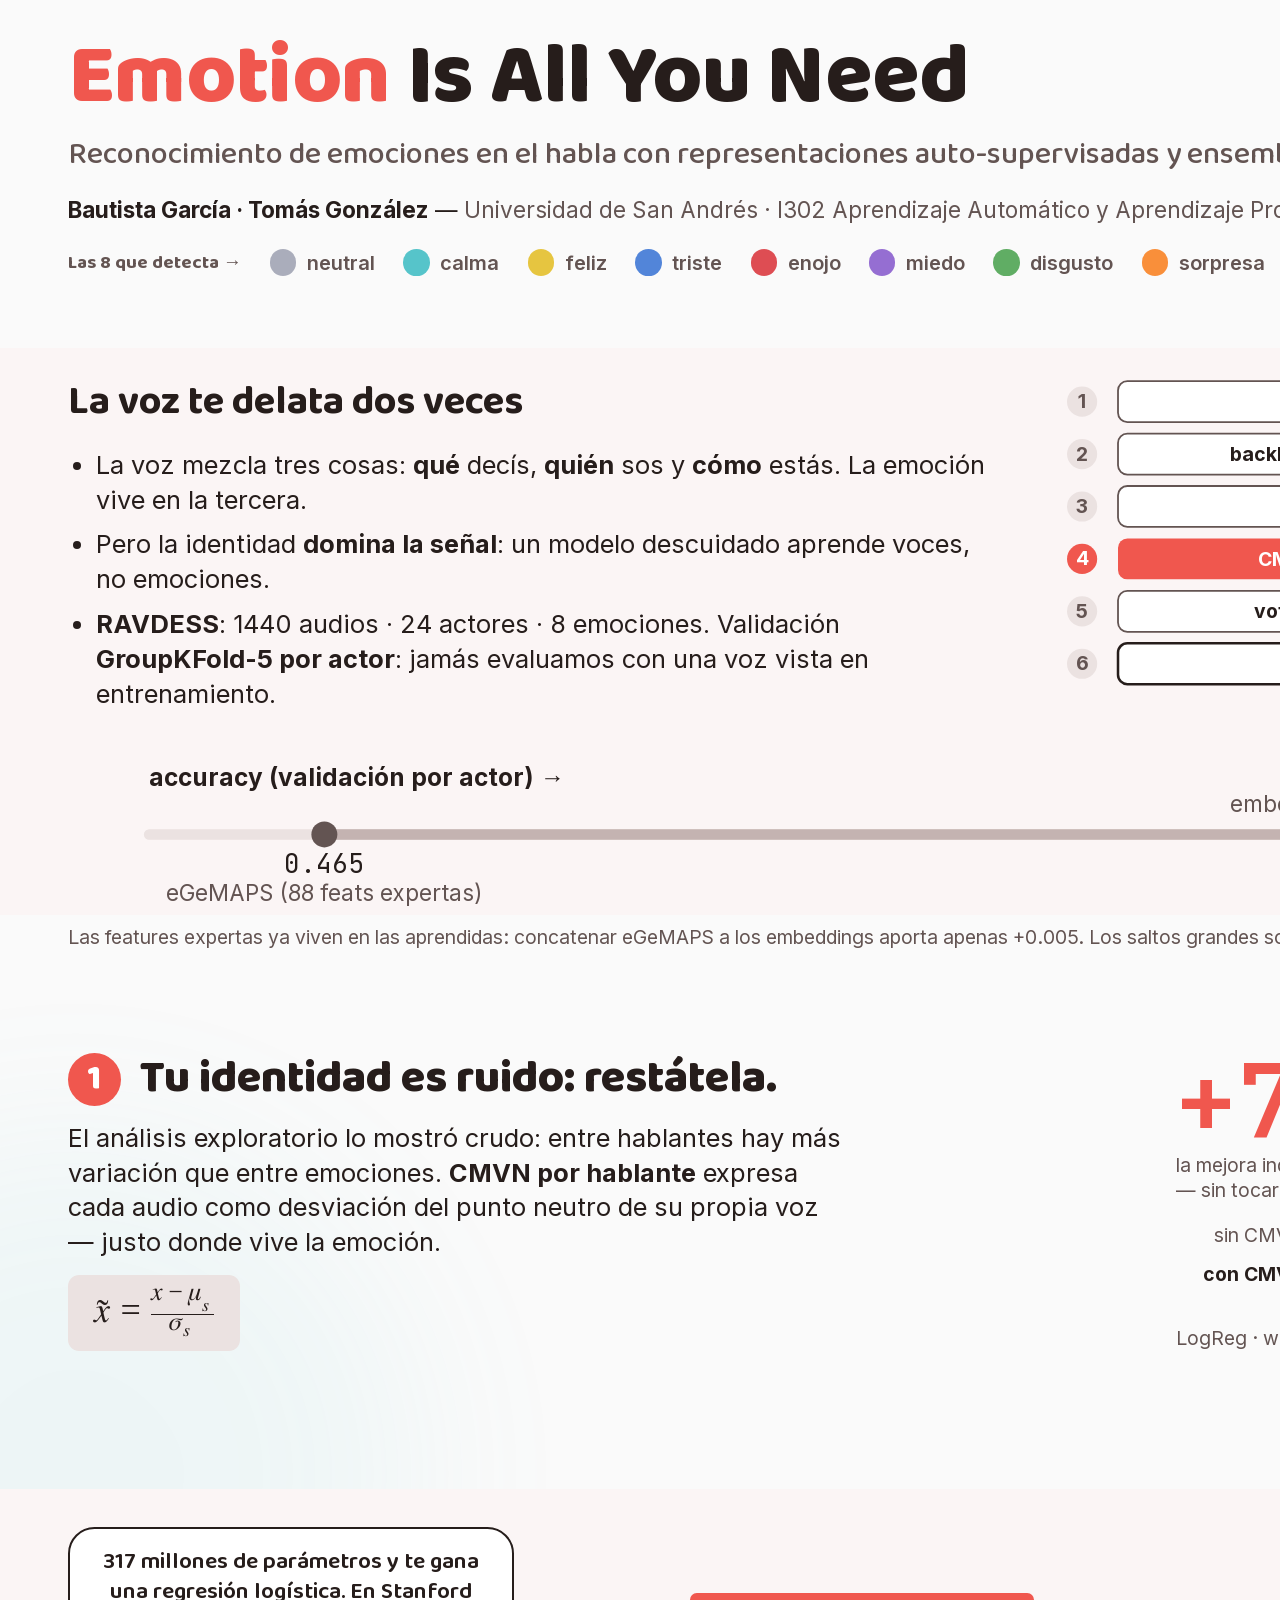
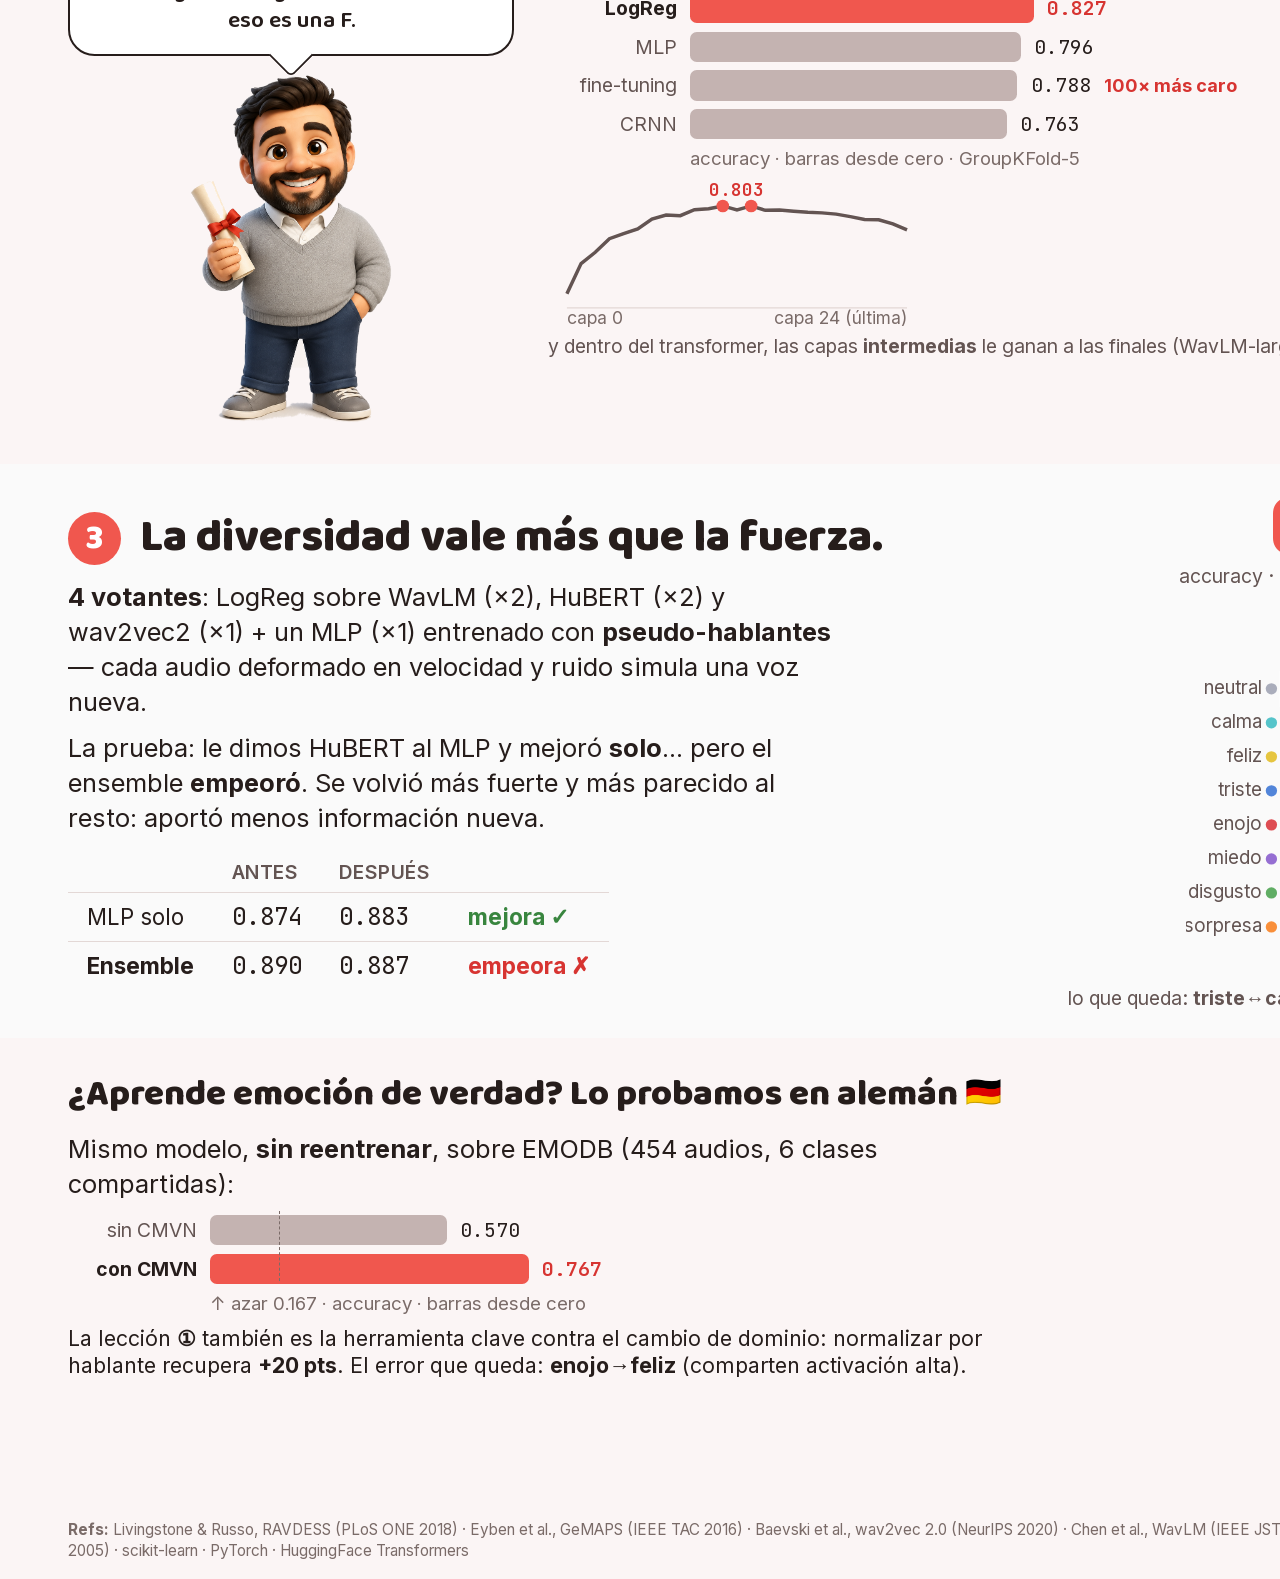
<file: poster/index.html>
<!DOCTYPE html>
<html lang="es">
<head>
<meta charset="utf-8">
<title>Póster PF — Emotion Is All You Need</title>
<link rel="stylesheet" href="../demo/assets/fonts/fonts.css">
<style>
/* ============================================================
   PÓSTER A1 VERTICAL — 594 × 841 mm — AI Fest 2026
   Sistema visual heredado del demo (DESIGN.md).
   Export: Chrome → Print → PDF, papel 594×841mm, márgenes 0,
   background graphics ON, escala 100%.
   ============================================================ */
@page { size: 594mm 841mm; margin: 0; }

:root {
  --bg:            oklch(0.985 0     0);
  --surface:       oklch(0.975 0.006 27);
  --surface-2:     oklch(0.92  0.01  27);
  --stroke:        oklch(0.89  0.012 27);
  --ink:           oklch(0.24  0.015 27);
  --ink-muted:     oklch(0.46  0.02  27);
  --ink-faint:     oklch(0.54  0.02  27);
  --brand:         oklch(0.66  0.19  27);
  --brand-strong:  oklch(0.58  0.20  27);
  --bar-muted:     oklch(0.78  0.02  27);

  --e-neutral:   oklch(0.75 0.02 275);
  --e-calm:      oklch(0.76 0.10 200);
  --e-happy:     oklch(0.83 0.15  95);
  --e-sad:       oklch(0.62 0.14 260);
  --e-angry:     oklch(0.62 0.18  22);
  --e-fearful:   oklch(0.62 0.15 300);
  --e-disgust:   oklch(0.68 0.13 145);
  --e-surprised: oklch(0.75 0.16  55);

  --f-display: "Baloo 2", sans-serif;
  --f-body:    "Inter", sans-serif;
  --f-mono:    "JetBrains Mono", monospace;
}

* { margin: 0; padding: 0; box-sizing: border-box; }
html, body { width: 594mm; height: 841mm; background: var(--bg);
  color: var(--ink); font-family: var(--f-body);
  -webkit-print-color-adjust: exact; print-color-adjust: exact; }

.poster { width: 594mm; height: 841mm; position: relative; overflow: hidden;
  display: flex; flex-direction: column; }

/* blobs de atmósfera, súper suaves, solo en márgenes (como el demo) */
.blob { position: absolute; border-radius: 50%; filter: blur(24mm); z-index: 0; }
.blob-a { width: 200mm; height: 200mm; right: -70mm; top: -60mm;
  background: var(--brand); opacity: 0.08; }
.blob-b { width: 180mm; height: 180mm; left: -70mm; top: 300mm;
  background: var(--e-calm); opacity: 0.07; }
.blob-c { width: 200mm; height: 200mm; right: -80mm; bottom: -60mm;
  background: var(--e-surprised); opacity: 0.07; }

.band { position: relative; z-index: 1; padding: 0 18mm; }
.band-alt { background: var(--surface); }

/* ---------- tipografía base ---------- */
h1, h2, .bubble, .badge { font-family: var(--f-display); }
.mono, .val { font-family: var(--f-mono); }
p, li { font-size: 19pt; line-height: 1.38; }
.caption { font-size: 14.5pt; color: var(--ink-muted); line-height: 1.3; }

/* ---------- globos de Gobbie ---------- */
.gobbie-col { display: flex; flex-direction: column; align-items: center;
  gap: 4mm; flex: 0 0 auto; }
.gobbie-col img { display: block; }
.bubble { position: relative; background: #fff; border: 0.7mm solid var(--ink);
  border-radius: 7mm; padding: 5mm 7mm; font-size: 17.5pt; line-height: 1.25;
  font-weight: 600; max-width: 118mm; text-align: center; }
.bubble::after { content: ""; position: absolute; bottom: -4.6mm; left: 50%;
  width: 8mm; height: 8mm; background: #fff;
  border-right: 0.7mm solid var(--ink); border-bottom: 0.7mm solid var(--ink);
  transform: translateX(-50%) rotate(45deg); border-bottom-right-radius: 1.6mm; }

/* ---------- badges ①②③ ---------- */
.badge { display: inline-flex; align-items: center; justify-content: center;
  width: 14mm; height: 14mm; border-radius: 50%; background: var(--brand);
  color: #fff; font-size: 26pt; font-weight: 800; flex: 0 0 auto; }

/* ============ BANDA 0 — TÍTULO (92mm) ============ */
.b0 { height: 92mm; padding-top: 4mm; }
.b0-top { display: flex; align-items: center; gap: 10mm; }
.b0-text { flex: 1 1 auto; padding-top: 2mm; }
.b0 h1 { font-size: 64pt; font-weight: 800; line-height: 1.02; letter-spacing: -0.5pt; }
.b0 h1 .accent { color: var(--brand); }
.b0 .subtitle { font-size: 23pt; color: var(--ink-muted); margin-top: 2.5mm;
  font-weight: 500; font-family: var(--f-display); }
.b0 .authors { font-size: 17pt; margin-top: 4.5mm; }
.b0 .authors b { font-weight: 700; }
.b0 .authors span { color: var(--ink-muted); }
.b0 .gobbie-col { flex-direction: row; align-items: center; gap: 7mm; }
.b0 .bubble { max-width: 92mm; }
/* cola lateral: apunta a la derecha, hacia Gobbie */
.b0 .bubble::after { left: auto; right: -4.7mm; bottom: auto; top: 50%;
  margin-top: -4mm; transform: rotate(-45deg);
  border-right: 0.7mm solid var(--ink); border-bottom: 0.7mm solid var(--ink);
  border-bottom-right-radius: 1.6mm; }

/* leyenda de 8 emociones */
.emostrip { display: flex; gap: 7.5mm; align-items: center; margin-top: 3.5mm; }
.emostrip .lead { font-size: 14pt; font-weight: 700; color: var(--ink-muted);
  font-family: var(--f-display); }
.emochip { display: flex; align-items: center; gap: 2.8mm; }
.emochip .dot { width: 7mm; height: 7mm; border-radius: 50%; }
.emochip .name { font-size: 15pt; font-weight: 600; color: var(--ink-muted); }

/* ============ BANDA 1 — PROBLEMA + SISTEMA (150mm) ============ */
.b1 { height: 150mm; padding-top: 6mm; }
.b1-cols { display: flex; gap: 12mm; }
.b1-left { flex: 0 0 245mm; }
.b1-left h2 { font-size: 30pt; font-weight: 700; margin-bottom: 3.5mm; }
.b1-left li { margin: 2.6mm 0 0 7.5mm; }
.b1-right { flex: 1 1 auto; padding-top: 1mm; }
.b1-right .svgbox { width: 100%; }
.ribbon-wrap { margin-top: 4.5mm; }
.ribbon-wrap .caption { margin-top: 0.5mm; }

/* ============ BANDAS DE LECCIÓN (152/152/168mm) ============ */
.lesson { display: flex; align-items: center; gap: 9mm; }
.l2 { height: 152mm; }
.l3 { height: 152mm; }
.l4 { height: 152mm; }
.lesson-text { flex: 1 1 auto; }
.lesson-text h2 { font-size: 34pt; font-weight: 800; line-height: 1.08;
  display: flex; align-items: center; gap: 5mm; }
.lesson-text .body { margin-top: 4mm; max-width: 205mm; }
.lesson-evidence { flex: 0 0 auto; }
.hero-num { font-family: var(--f-mono); font-weight: 600; color: var(--brand);
  line-height: 0.95; }
.formula { font-size: 27pt; color: var(--ink);
  background: var(--surface-2); border-radius: 3mm; padding: 3mm 7mm 4mm;
  display: inline-block; margin-top: 4mm; }
.formula math { font-size: 1em; }
.band-alt .formula { background: oklch(0.90 0.012 27); }

/* barras horizontales en HTML (pt reales, sin escala de viewBox) */
.hbars { display: flex; flex-direction: column; gap: 2.2mm; }
.hbar { display: flex; align-items: center; gap: 3.5mm; }
.hbar .hname { flex: 0 0 34mm; font-size: 14.5pt; color: var(--ink-muted);
  text-align: right; }
.hbar.win .hname { color: var(--ink); font-weight: 700; }
.hbar .htrack { flex: 0 0 auto; position: relative; height: 8mm; }
.hbar .hfill { display: block; height: 8mm; border-radius: 1.8mm; background: var(--bar-muted); }
.hbar.win .hfill { background: var(--brand); }
.hbar .hval { font-family: var(--f-mono); font-size: 15pt; color: var(--ink); }
.hbar.win .hval { color: var(--brand-strong); font-weight: 600; }
.hbar .htag { font-size: 13.5pt; color: var(--brand-strong); font-weight: 700; }
.hbars .axis { font-size: 14pt; color: var(--ink-faint); margin-left: 37.5mm; }

/* tabla experimento HuBERT */
.minitable { border-collapse: collapse; font-size: 17pt; }
.minitable td, .minitable th { padding: 2.2mm 5mm; text-align: left; }
.minitable th { font-size: 14.5pt; color: var(--ink-muted); font-weight: 600;
  text-transform: uppercase; letter-spacing: 0.4pt; }
.minitable td.val { font-size: 18pt; }
.minitable tr + tr td { border-top: 0.35mm solid var(--stroke); }
.ok  { color: oklch(0.55 0.13 145); font-weight: 700; }
.bad { color: var(--brand-strong); font-weight: 700; }

/* ============ BANDA 5 — CIERRE (145mm) ============ */
.b5 { height: 143mm; padding-top: 7mm; }
.b5-cols { display: flex; gap: 14mm; align-items: flex-start; }
.b5-left { flex: 0 0 250mm; }
.b5-left h2, .b5-right h2 { font-size: 27pt; font-weight: 800; }
.b5-right { flex: 1 1 auto; display: flex; gap: 4mm; align-items: center;
  justify-content: flex-end; }
.b5-right .cta-box { flex: 0 0 auto; max-width: 96mm; text-align: right; }
.b5-right .cta-arrow { white-space: nowrap; }
.flag { display: inline-block; vertical-align: middle; font-size: 0.82em;
  transform: translateY(-0.08em); }
.cta-arrow { font-family: var(--f-display); font-weight: 800; font-size: 34pt;
  color: var(--brand); line-height: 1.05; }
.refs { position: absolute; left: 18mm; right: 18mm; bottom: 4.5mm;
  font-size: 11.5pt; color: var(--ink-faint); line-height: 1.35; }

/* svg helpers */
svg text { font-family: var(--f-body); }
svg .tval { font-family: var(--f-mono); }
</style>
</head>
<body>
<div class="poster">
  <div class="blob blob-a"></div>
  <div class="blob blob-b"></div>
  <div class="blob blob-c"></div>

  <!-- ============ BANDA 0 — TÍTULO ============ -->
  <header class="band b0">
    <div class="b0-top">
      <div class="b0-text">
        <h1><span class="accent">Emotion</span> Is All You Need</h1>
        <div class="subtitle">Reconocimiento de emociones en el habla con
          representaciones auto-supervisadas y ensembles</div>
        <div class="authors">
          <b>Bautista García · Tomás González</b> —
          <span>Universidad de San Andrés · I302 Aprendizaje Automático y
          Aprendizaje Profundo · AI Fest 2026</span>
        </div>
      </div>
      <div class="gobbie-col">
        <div class="bubble">¡Hola! Yo soy Gobbie: vos hablá, que yo adivino cómo estás.</div>
        <img src="../demo/assets/gobbie/gobbie-neutral.png" alt="Gobbie" style="height:58mm">
      </div>
    </div>
    <div class="emostrip">
      <span class="lead">Las 8 que detecta →</span>
      <span class="emochip"><span class="dot" style="background:var(--e-neutral)"></span><span class="name">neutral</span></span>
      <span class="emochip"><span class="dot" style="background:var(--e-calm)"></span><span class="name">calma</span></span>
      <span class="emochip"><span class="dot" style="background:var(--e-happy)"></span><span class="name">feliz</span></span>
      <span class="emochip"><span class="dot" style="background:var(--e-sad)"></span><span class="name">triste</span></span>
      <span class="emochip"><span class="dot" style="background:var(--e-angry)"></span><span class="name">enojo</span></span>
      <span class="emochip"><span class="dot" style="background:var(--e-fearful)"></span><span class="name">miedo</span></span>
      <span class="emochip"><span class="dot" style="background:var(--e-disgust)"></span><span class="name">disgusto</span></span>
      <span class="emochip"><span class="dot" style="background:var(--e-surprised)"></span><span class="name">sorpresa</span></span>
    </div>
  </header>

  <!-- ============ BANDA 1 — PROBLEMA + SISTEMA ============ -->
  <section class="band band-alt b1">
    <div class="b1-cols">
      <div class="b1-left">
        <h2>La voz te delata dos veces</h2>
        <ul>
          <li>La voz mezcla tres cosas: <b>qué</b> decís, <b>quién</b> sos y
              <b>cómo</b> estás. La emoción vive en la tercera.</li>
          <li>Pero la identidad <b>domina la señal</b>: un modelo descuidado
              aprende voces, no emociones.</li>
          <li><b>RAVDESS</b>: 1440 audios · 24 actores · 8 emociones.
              Validación <b>GroupKFold-5 por actor</b>: jamás evaluamos con
              una voz vista en entrenamiento.</li>
        </ul>
      </div>
      <div class="b1-right">
        <!-- PIPELINE: flujo vertical de 6 pasos, de arriba a abajo -->
        <svg class="svgbox" viewBox="0 0 300 88" style="width:285mm">
          <defs>
            <marker id="arr" viewBox="0 0 6 6" refX="5" refY="3"
              markerWidth="4.6" markerHeight="4.6" orient="auto">
              <path d="M0,0 L6,3 L0,6 z" fill="var(--ink-muted)"/>
            </marker>
          </defs>
          <g font-size="5.4" fill="var(--ink)">
            <!-- paso 1 -->
            <circle cx="12" cy="7.7" r="4.2" fill="var(--surface-2)"/>
            <text x="12" y="9.5" text-anchor="middle" font-weight="800" fill="var(--ink-muted)">1</text>
            <rect x="22" y="2" width="130" height="11.4" rx="2.6" fill="#fff" stroke="var(--ink-muted)" stroke-width="0.5"/>
            <text x="87" y="9.6" text-anchor="middle" font-weight="700">audio</text>
            <text x="160" y="9.6" fill="var(--ink-muted)" font-size="4.6">mono · 16 kHz</text>
            <!-- paso 2 -->
            <circle cx="12" cy="22.3" r="4.2" fill="var(--surface-2)"/>
            <text x="12" y="24.1" text-anchor="middle" font-weight="800" fill="var(--ink-muted)">2</text>
            <rect x="22" y="16.6" width="130" height="11.4" rx="2.6" fill="#fff" stroke="var(--ink-muted)" stroke-width="0.5"/>
            <text x="87" y="24.2" text-anchor="middle" font-weight="700">backbone SSL congelado</text>
            <text x="160" y="24.2" fill="var(--ink-muted)" font-size="4.6">WavLM · HuBERT · wav2vec2</text>
            <!-- paso 3 -->
            <circle cx="12" cy="36.9" r="4.2" fill="var(--surface-2)"/>
            <text x="12" y="38.7" text-anchor="middle" font-weight="800" fill="var(--ink-muted)">3</text>
            <rect x="22" y="31.2" width="130" height="11.4" rx="2.6" fill="#fff" stroke="var(--ink-muted)" stroke-width="0.5"/>
            <text x="87" y="38.8" text-anchor="middle" font-weight="700">mean pooling</text>
            <text x="160" y="38.8" fill="var(--ink-muted)" font-size="4.6">top-3 capas intermedias</text>
            <!-- paso 4 (coral) -->
            <circle cx="12" cy="51.5" r="4.2" fill="var(--brand)"/>
            <text x="12" y="53.3" text-anchor="middle" font-weight="800" fill="#fff">4</text>
            <rect x="22" y="45.8" width="130" height="11.4" rx="2.6" fill="var(--brand)"/>
            <text x="87" y="53.4" text-anchor="middle" font-weight="800" fill="#fff">CMVN por hablante</text>
            <text x="160" y="53.4" fill="var(--brand-strong)" font-size="4.6" font-weight="700">resta tu voz base</text>
            <!-- paso 5 -->
            <circle cx="12" cy="66.1" r="4.2" fill="var(--surface-2)"/>
            <text x="12" y="67.9" text-anchor="middle" font-weight="800" fill="var(--ink-muted)">5</text>
            <rect x="22" y="60.4" width="130" height="11.4" rx="2.6" fill="#fff" stroke="var(--ink-muted)" stroke-width="0.5"/>
            <text x="87" y="68" text-anchor="middle" font-weight="700">votación ponderada</text>
            <text x="160" y="68" fill="var(--ink-muted)" font-size="4.6">3× LogReg + 1× MLP · pesos 2·2·1·1</text>
            <!-- paso 6 -->
            <circle cx="12" cy="80.7" r="4.2" fill="var(--surface-2)"/>
            <text x="12" y="82.5" text-anchor="middle" font-weight="800" fill="var(--ink-muted)">6</text>
            <rect x="22" y="75" width="130" height="11.4" rx="2.6" fill="#fff" stroke="var(--ink)" stroke-width="0.7"/>
            <text x="87" y="82.6" text-anchor="middle" font-weight="800">emoción</text>
            <g>
              <circle cx="160" cy="80.7" r="2.7" fill="var(--e-neutral)"/>
              <circle cx="167" cy="80.7" r="2.7" fill="var(--e-calm)"/>
              <circle cx="174" cy="80.7" r="2.7" fill="var(--e-happy)"/>
              <circle cx="181" cy="80.7" r="2.7" fill="var(--e-sad)"/>
              <circle cx="188" cy="80.7" r="2.7" fill="var(--e-angry)"/>
              <circle cx="195" cy="80.7" r="2.7" fill="var(--e-fearful)"/>
              <circle cx="202" cy="80.7" r="2.7" fill="var(--e-disgust)"/>
              <circle cx="209" cy="80.7" r="2.7" fill="var(--e-surprised)"/>
              <text x="216" y="82.5" fill="var(--ink-muted)" font-size="4.6">una de 8</text>
            </g>
          </g>
          <!-- flechas verticales entre pasos -->
          <g stroke="var(--ink-muted)" stroke-width="0.55" fill="none" marker-end="url(#arr)">
            <path d="M87,13.4 L87,15.6"/><path d="M87,28 L87,30.2"/>
            <path d="M87,42.6 L87,44.8"/><path d="M87,57.2 L87,59.4"/>
            <path d="M87,71.8 L87,74"/>
          </g>
        </svg>
      </div>
    </div>

    <!-- CINTA DE RECORRIDO -->
    <div class="ribbon-wrap">
      <svg class="svgbox" viewBox="0 0 520 47" style="width:100%">
        <line x1="20" y1="26" x2="471.2" y2="26" stroke="var(--surface-2)" stroke-width="2.6" stroke-linecap="round"/>
        <line x1="63.2" y1="26" x2="471.2" y2="26" stroke="var(--bar-muted)" stroke-width="2.6" stroke-linecap="round"/>
        <!-- hitos -->
        <g>
          <circle cx="63.2" cy="26" r="3.2" fill="var(--ink-muted)"/>
          <text x="63.2" y="35.5" text-anchor="middle" font-size="6.4" class="tval" fill="var(--ink)">0.465</text>
          <text x="63.2" y="42.5" text-anchor="middle" font-size="5.6" fill="var(--ink-muted)">eGeMAPS (88 feats expertas)</text>

          <circle cx="309" cy="26" r="3.2" fill="var(--ink-muted)"/>
          <text x="309" y="14" text-anchor="middle" font-size="6.4" class="tval" fill="var(--ink)">0.721</text>
          <text x="309" y="20.5" text-anchor="middle" font-size="5.6" fill="var(--ink-muted)">embeddings SSL</text>

          <circle cx="410.7" cy="26" r="3.2" fill="var(--brand)"/>
          <circle cx="410.7" cy="11" r="5.4" fill="var(--brand)"/>
          <line x1="410.7" y1="16.4" x2="410.7" y2="22.8" stroke="var(--brand)" stroke-width="0.5"/>
          <text x="410.7" y="13.3" text-anchor="middle" font-size="7" font-weight="800" fill="#fff" font-family="Baloo 2">1</text>
          <text x="410.7" y="35.5" text-anchor="middle" font-size="6.4" class="tval" fill="var(--ink)">0.827</text>
          <text x="410.7" y="42.5" text-anchor="middle" font-size="5.6" fill="var(--ink-muted)">+ CMVN</text>

          <circle cx="454.9" cy="26" r="3.2" fill="var(--brand)"/>
          <circle cx="454.9" cy="11" r="5.4" fill="var(--brand)"/>
          <line x1="454.9" y1="16.4" x2="454.9" y2="22.8" stroke="var(--brand)" stroke-width="0.5"/>
          <text x="454.9" y="13.3" text-anchor="middle" font-size="7" font-weight="800" fill="#fff" font-family="Baloo 2">2</text>
          <text x="452" y="35.5" text-anchor="middle" font-size="6.4" class="tval" fill="var(--ink)">0.873</text>
          <text x="452" y="42.5" text-anchor="middle" font-size="5.6" fill="var(--ink-muted)">+ multi-rep</text>

          <circle cx="471.2" cy="26" r="4" fill="var(--brand-strong)"/>
          <circle cx="483" cy="11" r="5.4" fill="var(--brand)"/>
          <line x1="478.8" y1="14.2" x2="473" y2="22.5" stroke="var(--brand)" stroke-width="0.5"/>
          <text x="483" y="13.3" text-anchor="middle" font-size="7" font-weight="800" fill="#fff" font-family="Baloo 2">3</text>
          <text x="487" y="29" text-anchor="start" font-size="8.2" class="tval" font-weight="600" fill="var(--brand-strong)">0.890</text>
          <text x="487" y="36.5" text-anchor="start" font-size="5.6" fill="var(--ink-muted)">ensemble</text>
        </g>
        <text x="20" y="14" font-size="6" fill="var(--ink)" font-weight="700">accuracy (validación por actor) →</text>
      </svg>
      <div class="caption">Las features expertas ya viven en las aprendidas:
        concatenar eGeMAPS a los embeddings aporta apenas +0.005. Los saltos
        grandes son las tres lecciones ↓</div>
    </div>
  </section>

  <!-- ============ BANDA 2 — LECCIÓN 1 (Gobbie derecha) ============ -->
  <section class="band lesson l2">
    <div class="lesson-text">
      <h2><span class="badge">1</span> Tu identidad es ruido: restátela.</h2>
      <div class="body">
        <p>El análisis exploratorio lo mostró crudo: entre hablantes hay más
        variación que entre emociones. <b>CMVN por hablante</b> expresa cada
        audio como desviación del punto neutro de su propia voz — justo donde
        vive la emoción.</p>
        <div class="formula">
          <math display="inline">
            <mover accent="true"><mi>x</mi><mo>&#x2DC;</mo></mover>
            <mo>=</mo>
            <mfrac>
              <mrow><mi>x</mi><mo>−</mo><msub><mi>&mu;</mi><mi>s</mi></msub></mrow>
              <msub><mi>&sigma;</mi><mi>s</mi></msub>
            </mfrac>
          </math>
        </div>
      </div>
    </div>
    <div class="lesson-evidence">
      <div class="hero-num" style="font-size:76pt">+7 <span style="font-size:34pt">pts</span></div>
      <div class="caption" style="max-width:118mm; margin-top:1mm">la mejora individual
        más grande de todo el trabajo — sin tocar el modelo</div>
      <div class="hbars" style="margin-top:4.5mm">
        <div class="hbar"><span class="hname">sin CMVN</span><span class="htrack"><span class="hfill" style="width:80.5mm"></span></span><span class="hval">0.732</span></div>
        <div class="hbar win"><span class="hname">con CMVN</span><span class="htrack"><span class="hfill" style="width:88.3mm"></span></span><span class="hval">0.803</span></div>
        <div class="axis">accuracy · barras desde cero</div>
      </div>
      <div class="caption" style="margin-top:1.5mm">LogReg · wav2vec2 capa 8 · GroupKFold-5</div>
    </div>
    <div class="gobbie-col">
      <div class="bubble">¿Reconociste MI voz? Mal. Tenías que reconocer mi enojo.</div>
      <img src="../demo/assets/gobbie/gobbie-angry.png" alt="Gobbie enojado" style="height:96mm">
    </div>
  </section>

  <!-- ============ BANDA 3 — LECCIÓN 2 (Gobbie izquierda) ============ -->
  <section class="band band-alt lesson l3" style="flex-direction: row-reverse;">
    <div class="lesson-text">
      <h2><span class="badge">2</span> Con 1440 audios, lo simple gana.</h2>
      <div class="body">
        <p>Misma representación, cuatro modelos: la <b>regresión logística</b>
        (bien regularizada: acá <i>d ≫ n</i>) le gana al MLP, al CRNN con
        atención y hasta al <b>fine-tuning end-to-end</b> de 317M de
        parámetros. Capacidad extra = varianza, no señal.</p>
      </div>
    </div>
    <div class="lesson-evidence">
      <div class="hbars">
        <div class="hbar win"><span class="hname">LogReg</span><span class="htrack"><span class="hfill" style="width:91.0mm"></span></span><span class="hval">0.827</span></div>
        <div class="hbar"><span class="hname">MLP</span><span class="htrack"><span class="hfill" style="width:87.6mm"></span></span><span class="hval">0.796</span></div>
        <div class="hbar"><span class="hname">fine-tuning</span><span class="htrack"><span class="hfill" style="width:86.7mm"></span></span><span class="hval">0.788</span><span class="htag">100× más caro</span></div>
        <div class="hbar"><span class="hname">CRNN</span><span class="htrack"><span class="hfill" style="width:83.9mm"></span></span><span class="hval">0.763</span></div>
        <div class="axis">accuracy · barras desde cero · GroupKFold-5</div>
      </div>
      <!-- mini layer sweep -->
      <svg viewBox="0 0 120 46" style="width:100mm; margin-top:3mm">
        <polyline fill="none" stroke="var(--ink-muted)" stroke-width="1.1"
          points="6,35.5 10.5,25.9 15,22.3 19.5,18.0 24,16.4 28.5,14.9 33,11.8 37.5,10.5 42,10.7 46.5,8.8 51,8.5 55.5,7.6 60,8.9 64.5,7.6 69,9.0 73.5,8.9 78,9.3 82.5,9.6 87,9.8 91.5,10.2 96,11.0 100.5,11.9 105,12.0 109.5,13.3 114,15.2"/>
        <circle cx="55.5" cy="7.6" r="2" fill="var(--brand)"/>
        <circle cx="64.5" cy="7.6" r="2" fill="var(--brand)"/>
        <text x="60" y="4.5" text-anchor="middle" font-size="5.8" class="tval" fill="var(--brand-strong)" font-weight="600">0.803</text>
        <line x1="6" y1="40" x2="114" y2="40" stroke="var(--stroke)" stroke-width="0.4"/>
        <text x="6" y="45" font-size="5.6" fill="var(--ink-faint)">capa 0</text>
        <text x="114" y="45" text-anchor="end" font-size="5.6" fill="var(--ink-faint)">capa 24 (última)</text>
      </svg>
      <div class="caption" style="margin-top:1mm">y dentro del transformer, las
        capas <b>intermedias</b> le ganan a las finales (WavLM-large)</div>
    </div>
    <div class="gobbie-col">
      <div class="bubble">317 millones de parámetros y te gana una regresión
        logística. En Stanford eso es una F.</div>
      <img src="../demo/assets/gobbie/gobbie-happy.png" alt="Gobbie feliz con diploma" style="height:94mm">
    </div>
  </section>

  <!-- ============ BANDA 4 — LECCIÓN 3 (Gobbie derecha) ============ -->
  <section class="band lesson l4">
    <div class="lesson-text">
      <h2><span class="badge">3</span> La diversidad vale más que la fuerza.</h2>
      <div class="body">
        <p><b>4 votantes</b>: LogReg sobre WavLM (×2), HuBERT (×2) y wav2vec2
        (×1) + un MLP (×1) entrenado con <b>pseudo-hablantes</b> — cada audio
        deformado en velocidad y ruido simula una voz nueva.</p>
        <p style="margin-top:3mm">La prueba: le dimos HuBERT al MLP y mejoró
        <b>solo</b>… pero el ensemble <b>empeoró</b>. Se volvió más fuerte y
        más parecido al resto: aportó menos información nueva.</p>
        <table class="minitable" style="margin-top:4mm">
          <tr><th></th><th>antes</th><th>después</th><th></th></tr>
          <tr><td>MLP solo</td><td class="val">0.874</td><td class="val">0.883</td><td class="ok">mejora ✓</td></tr>
          <tr><td><b>Ensemble</b></td><td class="val">0.890</td><td class="val">0.887</td><td class="bad">empeora ✗</td></tr>
        </table>
      </div>
    </div>
    <div class="lesson-evidence" style="text-align:center">
      <div class="hero-num" style="font-size:58pt">0.890</div>
      <div class="caption">accuracy · <span class="mono">0.888</span> macro-F1 ·
        speaker-disjoint</div>
      <!-- matriz de confusión 8x8, rampa secuencial coral (recall por fila) -->
      <svg viewBox="0 0 104 100" style="width:104mm; margin-top:3mm">
        <g font-size="5" fill="var(--ink-muted)">
          <!-- col labels (predicho), rotados -->
          <text transform="translate(26.5,17) rotate(-42)">neutral</text>
          <text transform="translate(35.5,17) rotate(-42)">calma</text>
          <text transform="translate(44.5,17) rotate(-42)">feliz</text>
          <text transform="translate(53.5,17) rotate(-42)">triste</text>
          <text transform="translate(62.5,17) rotate(-42)">enojo</text>
          <text transform="translate(71.5,17) rotate(-42)">miedo</text>
          <text transform="translate(80.5,17) rotate(-42)">disgusto</text>
          <text transform="translate(89.5,17) rotate(-42)">sorpresa</text>
          <!-- row labels (real) + dot de identidad -->
          <g text-anchor="end">
            <text x="20" y="24.8">neutral</text><text x="20" y="33.8">calma</text>
            <text x="20" y="42.8">feliz</text><text x="20" y="51.8">triste</text>
            <text x="20" y="60.8">enojo</text><text x="20" y="69.8">miedo</text>
            <text x="20" y="78.8">disgusto</text><text x="20" y="87.8">sorpresa</text>
          </g>
          <g>
            <circle cx="22.6" cy="23.5" r="1.5" fill="var(--e-neutral)"/>
            <circle cx="22.6" cy="32.5" r="1.5" fill="var(--e-calm)"/>
            <circle cx="22.6" cy="41.5" r="1.5" fill="var(--e-happy)"/>
            <circle cx="22.6" cy="50.5" r="1.5" fill="var(--e-sad)"/>
            <circle cx="22.6" cy="59.5" r="1.5" fill="var(--e-angry)"/>
            <circle cx="22.6" cy="68.5" r="1.5" fill="var(--e-fearful)"/>
            <circle cx="22.6" cy="77.5" r="1.5" fill="var(--e-disgust)"/>
            <circle cx="22.6" cy="86.5" r="1.5" fill="var(--e-surprised)"/>
          </g>
        </g>
        <!-- celdas: fill brand, opacity = recall (0 omitido) -->
        <g stroke="#fff" stroke-width="0.5">
          <!-- fila neutral -->
          <rect x="25" y="19" width="9" height="9" fill="var(--brand)" opacity="0.89"/>
          <rect x="34" y="19" width="9" height="9" fill="var(--brand)" opacity="0.07"/>
          <rect x="43" y="19" width="9" height="9" fill="var(--brand)" opacity="0.01"/>
          <rect x="52" y="19" width="9" height="9" fill="var(--brand)" opacity="0.02"/>
          <rect x="61" y="19" width="9" height="9" fill="var(--brand)" opacity="0.01"/>
          <!-- fila calma -->
          <rect x="25" y="28" width="9" height="9" fill="var(--brand)" opacity="0.02"/>
          <rect x="34" y="28" width="9" height="9" fill="var(--brand)" opacity="0.90"/>
          <rect x="52" y="28" width="9" height="9" fill="var(--brand)" opacity="0.08"/>
          <rect x="61" y="28" width="9" height="9" fill="var(--brand)" opacity="0.01"/>
          <!-- fila feliz -->
          <rect x="25" y="37" width="9" height="9" fill="var(--brand)" opacity="0.01"/>
          <rect x="34" y="37" width="9" height="9" fill="var(--brand)" opacity="0.01"/>
          <rect x="43" y="37" width="9" height="9" fill="var(--brand)" opacity="0.86"/>
          <rect x="52" y="37" width="9" height="9" fill="var(--brand)" opacity="0.02"/>
          <rect x="61" y="37" width="9" height="9" fill="var(--brand)" opacity="0.02"/>
          <rect x="70" y="37" width="9" height="9" fill="var(--brand)" opacity="0.03"/>
          <rect x="88" y="37" width="9" height="9" fill="var(--brand)" opacity="0.05"/>
          <!-- fila triste -->
          <rect x="25" y="46" width="9" height="9" fill="var(--brand)" opacity="0.04"/>
          <rect x="34" y="46" width="9" height="9" fill="var(--brand)" opacity="0.10"/>
          <rect x="43" y="46" width="9" height="9" fill="var(--brand)" opacity="0.03"/>
          <rect x="52" y="46" width="9" height="9" fill="var(--brand)" opacity="0.76"/>
          <rect x="70" y="46" width="9" height="9" fill="var(--brand)" opacity="0.06"/>
          <rect x="79" y="46" width="9" height="9" fill="var(--brand)" opacity="0.01"/>
          <rect x="88" y="46" width="9" height="9" fill="var(--brand)" opacity="0.01"/>
          <!-- fila enojo -->
          <rect x="43" y="55" width="9" height="9" fill="var(--brand)" opacity="0.01"/>
          <rect x="52" y="55" width="9" height="9" fill="var(--brand)" opacity="0.02"/>
          <rect x="61" y="55" width="9" height="9" fill="var(--brand)" opacity="0.93"/>
          <rect x="79" y="55" width="9" height="9" fill="var(--brand)" opacity="0.03"/>
          <rect x="88" y="55" width="9" height="9" fill="var(--brand)" opacity="0.03"/>
          <!-- fila miedo -->
          <rect x="43" y="64" width="9" height="9" fill="var(--brand)" opacity="0.01"/>
          <rect x="52" y="64" width="9" height="9" fill="var(--brand)" opacity="0.05"/>
          <rect x="61" y="64" width="9" height="9" fill="var(--brand)" opacity="0.01"/>
          <rect x="70" y="64" width="9" height="9" fill="var(--brand)" opacity="0.92"/>
          <rect x="88" y="64" width="9" height="9" fill="var(--brand)" opacity="0.01"/>
          <!-- fila disgusto -->
          <rect x="52" y="73" width="9" height="9" fill="var(--brand)" opacity="0.02"/>
          <rect x="61" y="73" width="9" height="9" fill="var(--brand)" opacity="0.02"/>
          <rect x="70" y="73" width="9" height="9" fill="var(--brand)" opacity="0.02"/>
          <rect x="79" y="73" width="9" height="9" fill="var(--brand)" opacity="0.95"/>
          <!-- fila sorpresa -->
          <rect x="43" y="82" width="9" height="9" fill="var(--brand)" opacity="0.04"/>
          <rect x="61" y="82" width="9" height="9" fill="var(--brand)" opacity="0.01"/>
          <rect x="70" y="82" width="9" height="9" fill="var(--brand)" opacity="0.02"/>
          <rect x="79" y="82" width="9" height="9" fill="var(--brand)" opacity="0.02"/>
          <rect x="88" y="82" width="9" height="9" fill="var(--brand)" opacity="0.92"/>
        </g>
        <!-- valores: diagonal en blanco, off-diag >= 0.05 en tinta -->
        <g font-size="3.4" class="tval" text-anchor="middle">
          <g fill="#fff" font-weight="600">
            <text x="29.5" y="24.6">.89</text><text x="38.5" y="33.6">.90</text>
            <text x="47.5" y="42.6">.86</text><text x="56.5" y="51.6">.76</text>
            <text x="65.5" y="60.6">.93</text><text x="74.5" y="69.6">.92</text>
            <text x="83.5" y="78.6">.95</text><text x="92.5" y="87.6">.92</text>
          </g>
          <g fill="var(--ink-muted)">
            <text x="38.5" y="24.6">.07</text>
            <text x="56.5" y="33.6">.08</text>
            <text x="92.5" y="42.6">.05</text>
            <text x="38.5" y="51.6">.10</text><text x="74.5" y="51.6">.06</text>
            <text x="56.5" y="69.6">.05</text>
          </g>
        </g>
        <text x="61" y="97" text-anchor="middle" font-size="4.6" fill="var(--ink-faint)">recall por fila · out-of-fold</text>
      </svg>
      <div class="caption" style="margin-top:1mm">lo que queda:
        <b>triste↔calma</b> (baja activación) y <b>feliz↔sorpresa</b> (alta)</div>
    </div>
    <div class="gobbie-col">
      <div class="bubble">Mejoré un votante y empeoró el equipo. Como en los
        TP grupales: no sumes otro igual a vos.</div>
      <img src="../demo/assets/gobbie/gobbie-surprised.png" alt="Gobbie sorprendido" style="height:98mm">
    </div>
  </section>

  <!-- ============ BANDA 5 — CIERRE ============ -->
  <section class="band band-alt b5">
    <div class="b5-cols">
      <div class="b5-left">
        <h2>¿Aprende emoción de verdad? Lo probamos en alemán <span class="flag">🇩🇪</span></h2>
        <p style="margin-top:2.5mm">Mismo modelo, <b>sin reentrenar</b>, sobre
          EMODB (454 audios, 6 clases compartidas):</p>
        <div class="hbars" style="margin-top:3.5mm; position:relative">
          <div class="hbar"><span class="hname">sin CMVN</span><span class="htrack"><span class="hfill" style="width:62.7mm"></span></span><span class="hval">0.570</span></div>
          <div class="hbar win"><span class="hname">con CMVN</span><span class="htrack"><span class="hfill" style="width:84.4mm"></span></span><span class="hval">0.767</span></div>
          <div style="position:absolute; left:55.9mm; top:-1mm; bottom:9mm; border-left:0.5mm dashed var(--ink-faint)"></div>
          <div class="axis">↑ azar 0.167 · accuracy · barras desde cero</div>
        </div>
        <p class="caption" style="margin-top:2.5mm; font-size:16pt; color:var(--ink)">
          La lección <b>①</b> también es la herramienta clave contra el cambio
          de dominio: normalizar por hablante recupera <b>+20 pts</b>. El error
          que queda: <b>enojo→feliz</b> (comparten activación alta).</p>
      </div>
      <div class="b5-right">
        <div class="cta-box">
          <div class="cta-arrow">Gobbie está<br>escuchando ⟶</div>
          <p class="caption" style="margin-top:2mm; font-size:15pt">Grabá tu voz
            en la compu del stand y mirá cómo reacciona en vivo.</p>
        </div>
        <div class="gobbie-col">
          <div class="bubble" style="max-width:104mm">Vení, contame algo y te
            digo cómo estás. No juzgo. Bueno… un poco.</div>
          <img src="../demo/assets/gobbie/gobbie-listening.png" alt="Gobbie escuchando" style="height:80mm">
        </div>
      </div>
    </div>
    <div class="refs">
      <b>Refs:</b> Livingstone &amp; Russo, RAVDESS (PLoS ONE 2018) · Eyben et al., GeMAPS (IEEE TAC 2016) ·
      Baevski et al., wav2vec 2.0 (NeurIPS 2020) · Chen et al., WavLM (IEEE JSTSP 2022) ·
      Hsu et al., HuBERT (IEEE TASLP 2021) · Pepino et al. (Interspeech 2021) ·
      Burkhardt et al., EMODB (Interspeech 2005) · scikit-learn · PyTorch · HuggingFace Transformers
    </div>
  </section>
</div>
</body>
</html>
</file>
<file: demo/assets/fonts/fonts.css>
@font-face {
  font-family: 'Baloo 2';
  font-style: normal;
  font-weight: 500 800;
  font-display: swap;
  src: url('baloo2-variable.woff2') format('woff2-variations'), url('baloo2-variable.woff2') format('woff2');
}

@font-face {
  font-family: 'Inter';
  font-style: normal;
  font-weight: 400 700;
  font-display: swap;
  src: url('inter-variable.woff2') format('woff2-variations'), url('inter-variable.woff2') format('woff2');
}

@font-face {
  font-family: 'JetBrains Mono';
  font-style: normal;
  font-weight: 400 600;
  font-display: swap;
  src: url('jbmono-variable.woff2') format('woff2-variations'), url('jbmono-variable.woff2') format('woff2');
}
</file>
